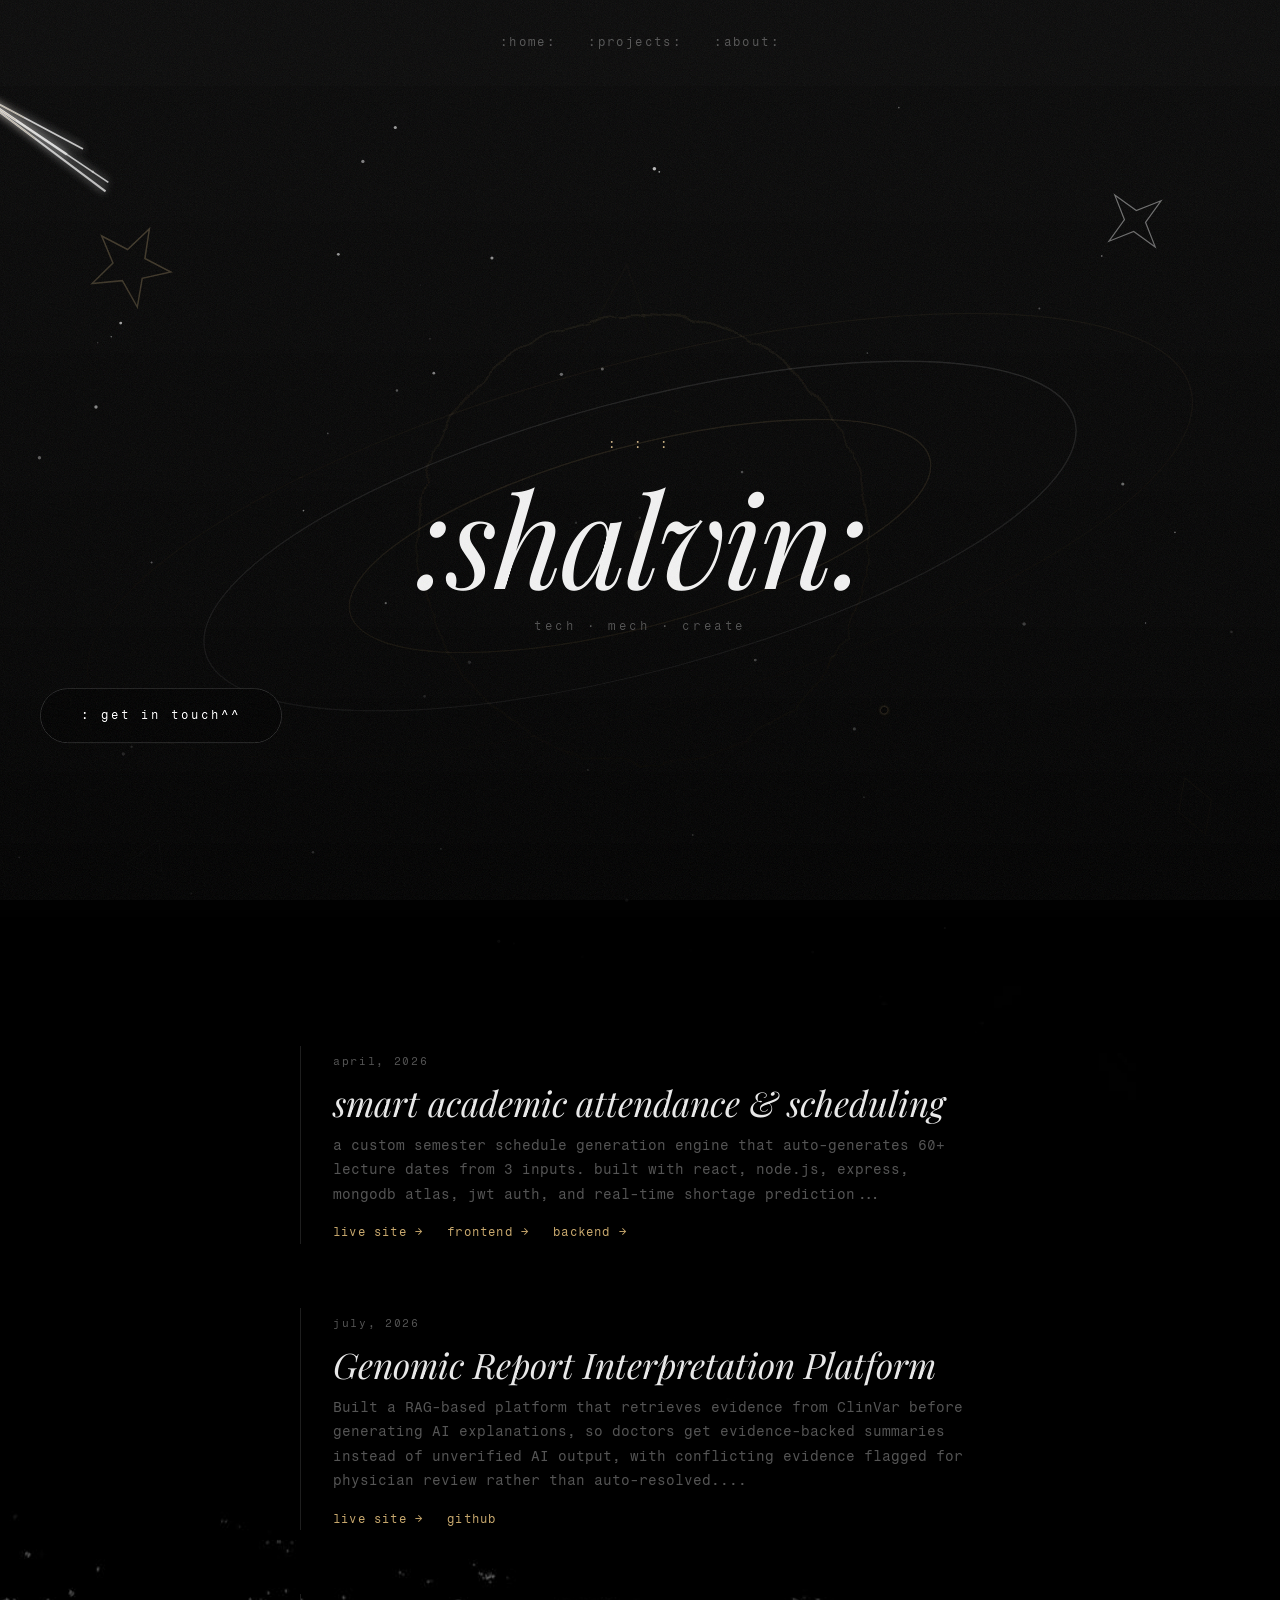
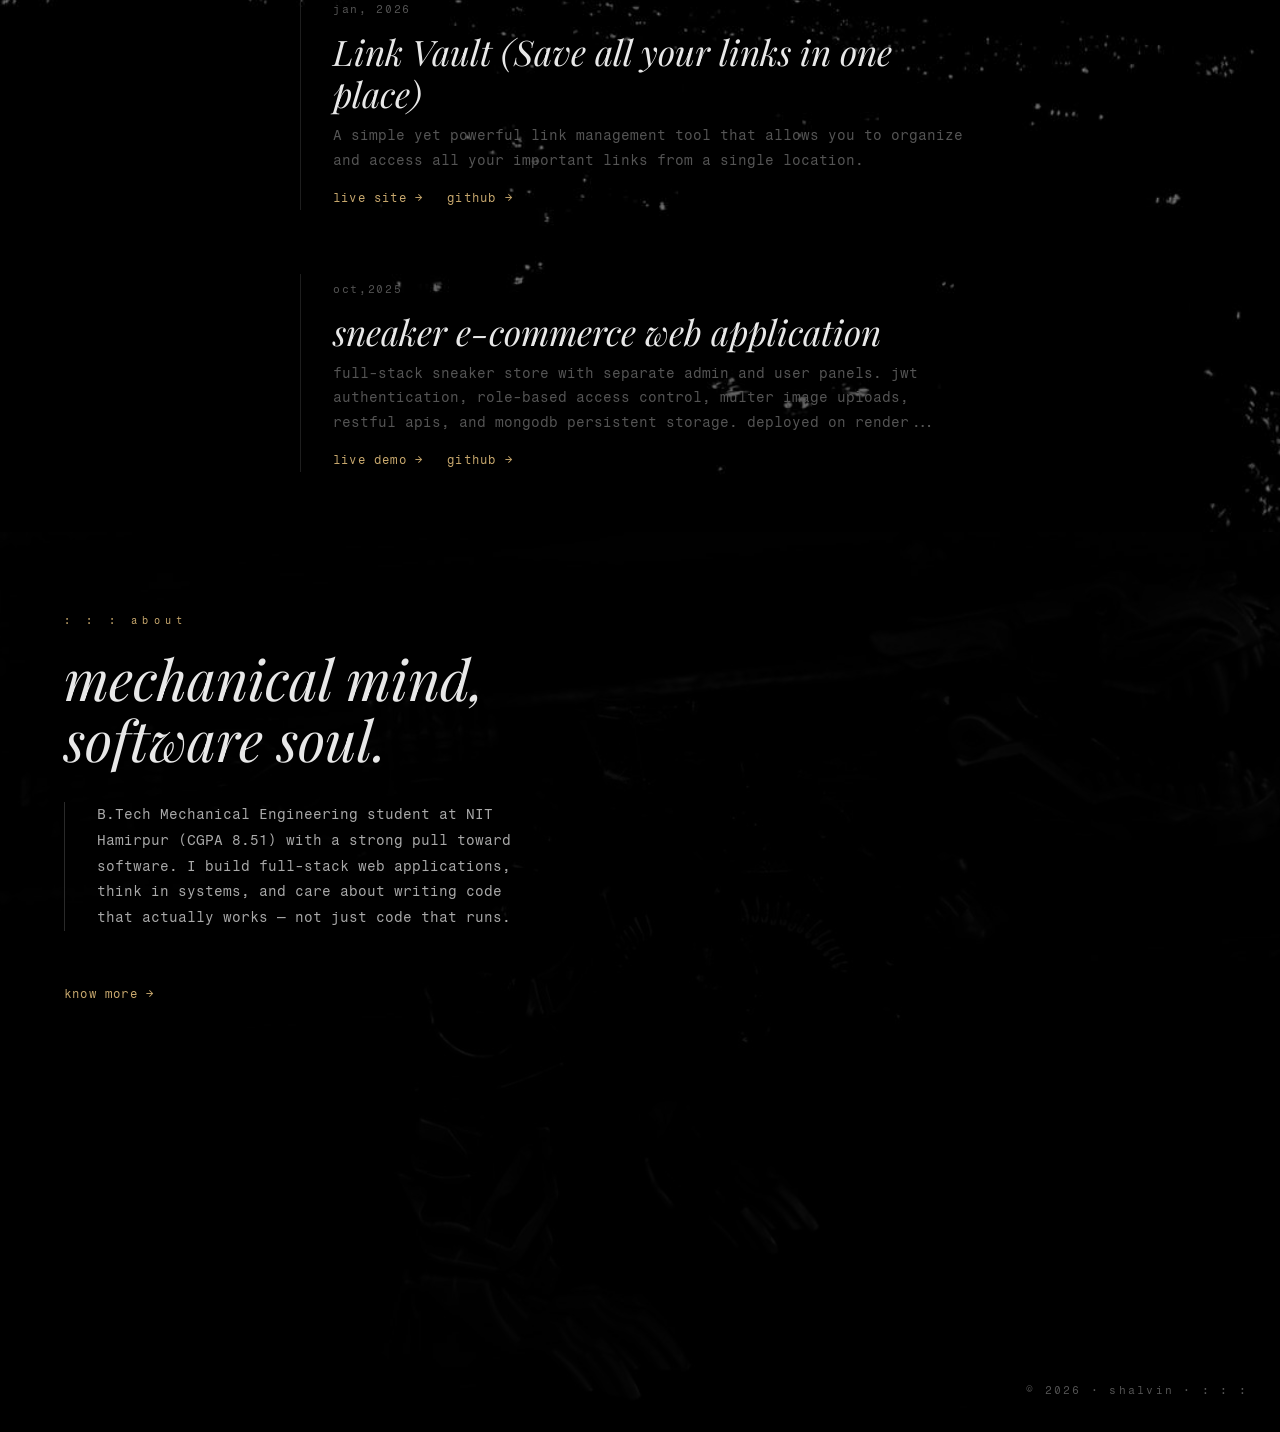
<file: index.html>
<!DOCTYPE html>
<html lang="en">
<head>
  <meta charset="UTF-8" />
  <meta name="viewport" content="width=device-width, initial-scale=1.0"/>
  <title>your.site</title>
  <link rel="preconnect" href="https://fonts.googleapis.com">
  <link href="https://fonts.googleapis.com/css2?family=Fragment+Mono&family=Playfair+Display:ital@0;1&display=swap" rel="stylesheet">
  <link rel="stylesheet" href="style.css" />
</head>
<body>
 
  
  <div class="grain"></div>
    <nav class="nav">
    <a href="index.html">:home:</a>
    <a href="index.html#projects">:projects:</a>
    <a href="#about">:about:</a>
  </nav>
  <section class="hero">
 
    <svg id="cosmos-svg" class="cosmos" viewBox="0 0 900 600"
      xmlns="http://www.w3.org/2000/svg" preserveAspectRatio="xMidYMid slice">
      <defs>
        <filter id="glow" x="-50%" y="-50%" width="200%" height="200%">
          <feGaussianBlur stdDeviation="3" result="blur"/>
          <feMerge><feMergeNode in="blur"/><feMergeNode in="SourceGraphic"/></feMerge>
        </filter>
        <filter id="harshGlow" x="-100%" y="-100%" width="300%" height="300%">
          <feGaussianBlur stdDeviation="6" result="blur"/>
          <feMerge><feMergeNode in="blur"/><feMergeNode in="SourceGraphic"/></feMerge>
        </filter>
        <filter id="distort">
          <feTurbulence type="turbulence" baseFrequency="0.02" numOctaves="2" seed="5" result="turb">
            <animate attributeName="baseFrequency" values="0.02;0.04;0.02" dur="8s" repeatCount="indefinite"/>
          </feTurbulence>
          <feDisplacementMap in="SourceGraphic" in2="turb" scale="8" xChannelSelector="R" yChannelSelector="G"/>
        </filter>
        <clipPath id="cosmosClip"><rect width="900" height="600"/></clipPath>
      </defs>
    
      <g id="cosmos-main" clip-path="url(#cosmosClip)">
        <ellipse cx="450" cy="300" rx="200" ry="60" fill="none" stroke="rgba(201,169,110,0.23)" stroke-width="1" transform="rotate(-15 450 300)"/>
        <ellipse cx="450" cy="300" rx="300" ry="90" fill="none" stroke="rgba(255,255,255,0.17)" stroke-width="1" transform="rotate(-15 450 300)"/>
        <ellipse cx="450" cy="300" rx="380" ry="115" fill="none" stroke="rgba(201,169,110,0.10)" stroke-width="1" transform="rotate(-15 450 300)"/>
        <g transform="translate(450,300)" filter="url(#distort)" opacity="0.12">
          <circle cx="0" cy="0" r="150" fill="none" stroke="#c9a96e" stroke-width="1.5"/>
        </g>
        <g transform="translate(450,300) rotate(-15)">
          <g>
            <circle cx="200" cy="0" r="3" fill="rgba(201,169,110,1)" filter="url(#glow)">
              <animate attributeName="opacity" values="0.9;0.4;0.9" dur="3s" repeatCount="indefinite"/>
            </circle>
            <animateTransform attributeName="transform" type="rotate" from="0" to="360" dur="12s" repeatCount="indefinite"/>
          </g>
          <g>
            <circle cx="-200" cy="0" r="2" fill="rgba(255,255,255,1)>
              <animate attributeName="opacity" values="0.5;0.1;0.5" dur="2.5s" repeatCount="indefinite"/>
            </circle>
            <animateTransform attributeName="transform" type="rotate" from="180" to="540" dur="12s" repeatCount="indefinite"/>
          </g>
        </g>
        <g transform="translate(110,120)">
          <polygon points="0,-28 6.5,-9 26,-9 11,3.5 17,22 0,11 -17,22 -11,3.5 -26,-9 -6.5,-9" fill="none" stroke="rgba(201,169,110,0.4)" stroke-width="1">
            <animateTransform attributeName="transform" type="rotate" from="0" to="360" dur="22s" repeatCount="indefinite"/>
          </polygon>
        </g>
        <g transform="translate(780,90)">
          <polygon points="0,-22 5,-5 22,0 5,5 0,22 -5,5 -22,0 -5,-5" fill="none" stroke="rgba(255,255,255,0.5)" stroke-width="0.8">
            <animateTransform attributeName="transform" type="rotate" from="0" to="-360" dur="16s" repeatCount="indefinite"/>
          </polygon>
        </g>
        <g transform="translate(820,480)">
          <polygon points="0,-20 5.8,-10 11.5,0 5.8,10 0,20 -5.8,10 -11.5,0 -5.8,-10" fill="none" stroke="rgba(201,169,110,0.2)" stroke-width="1">
            <animateTransform attributeName="transform" type="rotate" from="360" to="0" dur="30s" repeatCount="indefinite"/>
          </polygon>
        </g>
        <polygon points="450,80 520,240 700,240 560,340 610,500 450,400 290,500 340,340 200,240 380,240" fill="none" stroke="rgba(201,169,110,0.04)" stroke-width="1.5">
          <animateTransform attributeName="transform" type="rotate" from="0" to="360" dur="120s" repeatCount="indefinite" additive="sum" origin="450 300"/>
        </polygon>
        <g transform="translate(60,260)">
          <polygon points="0,-15 13,8 -13,8" fill="none" stroke="rgba(255,255,255,0.15)" stroke-width="0.8">
            <animateTransform attributeName="transform" type="rotate" from="0" to="360" dur="25s" repeatCount="indefinite"/>
          </polygon>
          <animateTransform attributeName="transform" type="translate" values="60,260; 70,248; 60,260" dur="11s" repeatCount="indefinite" additive="sum"/>
        </g>
        <circle cx="450" cy="300" r="80" fill="none" stroke="rgba(201,169,110,0.05)" stroke-width="1">
          <animate attributeName="r" values="80;92;80" dur="6s" repeatCount="indefinite"/>
        </circle>
        <circle cx="450" cy="300" r="4" fill="rgba(201,169,110,0.2)" filter="url(#harshGlow)">
          <animate attributeName="opacity" values="0.2;0.6;0.2" dur="4s" repeatCount="indefinite"/>
        </circle>
      </g>
    </svg>
    

    <div class="hero__overlay"></div>
    <div class="hero__content">
      <p class="hero__tag">: : :</p>
      <h1 class="hero__title">:shalvin:</h1>
      <p class="hero__sub">tech · mech · create</p>
      <a href="contact.html" class="hero__contact-btn">: get in touch^^</a>
    </div>
  </section>






  <main class="posts" id="projects">
     <article class="post">
    <span class="post__date">april, 2026</span>
    <h2 class="post__title">smart academic attendance & scheduling</h2>
    <p class="post__excerpt">a custom semester schedule generation engine that auto-generates 60+ lecture dates from 3 inputs. built with react, node.js, express, mongodb atlas, jwt auth, and real-time shortage prediction...</p>
    <div class="post__links">
      <a href="https://smart-attendance-frontend-rho.vercel.app" class="post__link" target="_blank">live site →</a>
      <a href="https://github.com/Shalvin26/smart-attendance-frontend" class="post__link" target="_blank">frontend →</a>
      <a href="https://github.com/Shalvin26/smart-attendance-backend" class="post__link" target="_blank">backend →</a>
    </div>
  </article>

   <article class="post">
    <span class="post__date">july, 2026</span>
    <h2 class="post__title">Genomic Report Interpretation Platform</h2>
    <p class="post__excerpt">Built a RAG-based platform that retrieves evidence from ClinVar before generating AI explanations, so doctors get
evidence-backed summaries instead of unverified AI output, with conflicting evidence flagged for physician review rather
than auto-resolved....</p>
    <div class="post__links">
      <a href="https://onco-genomic-assist.vercel.app" class="post__link" target="_blank">live site →</a>
      <a href="https://github.com/Shalvin26/Onco-Genomic-Assist" class="post__link" target="_blank">github</a>
      
    </div>
  </article>

  <article class="post">
    <span class="post__date">jan, 2026 </span>
    <h2 class="post__title">Link Vault (Save all your links in one place)</h2>
    <p class="post__excerpt">A simple yet powerful link management tool that allows you to organize and access all your important links from a single location.</p>
    <div class="post__links">
      <a href="https://linkvault-black.vercel.app" class="post__link" target="_blank">live site →</a>
      <a href="https://github.com/Shalvin26/linktreeclone" class="post__link" target="_blank">github →</a>
    </div>
  </article>

  <article class="post">
    <span class="post__date">oct,2025</span>
    <h2 class="post__title">sneaker e-commerce web application</h2>
    <p class="post__excerpt">full-stack sneaker store with separate admin and user panels. jwt authentication, role-based access control, multer image uploads, restful apis, and mongodb persistent storage. deployed on render...</p>
    <div class="post__links">
      <a href="https://sneaker-store-2.onrender.com" class="post__link" target="_blank">live demo →</a>
      <a href="https://github.com/Shalvin26/sneaker-store" class="post__link" target="_blank">github →</a>
    </div>
  </article>


  </main>


<footer class="footer">
  <div class="footer__inner">
    <!-- your about content here -->
  </div>
  <section class="about" id="about">
  <p class="about__tag">: : : about</p>
  <h2 class="about__title">mechanical mind,<br>software soul.</h2>
  <div class="about__bio">
    B.Tech Mechanical Engineering student at NIT Hamirpur (CGPA 8.51) with a strong pull toward software. I build full-stack web applications, think in systems, and care about writing code that actually works — not just code that runs.
  </div>
  <a href="about.html" class="post__link">know more →</a>

  </section>

<p class="footer__copy">© 2026 · shalvin · : : :</p>
</footer>

  <script src="script.js"></script>
  <script src="cosmos.js"></script>
</body>
</html>
</file>
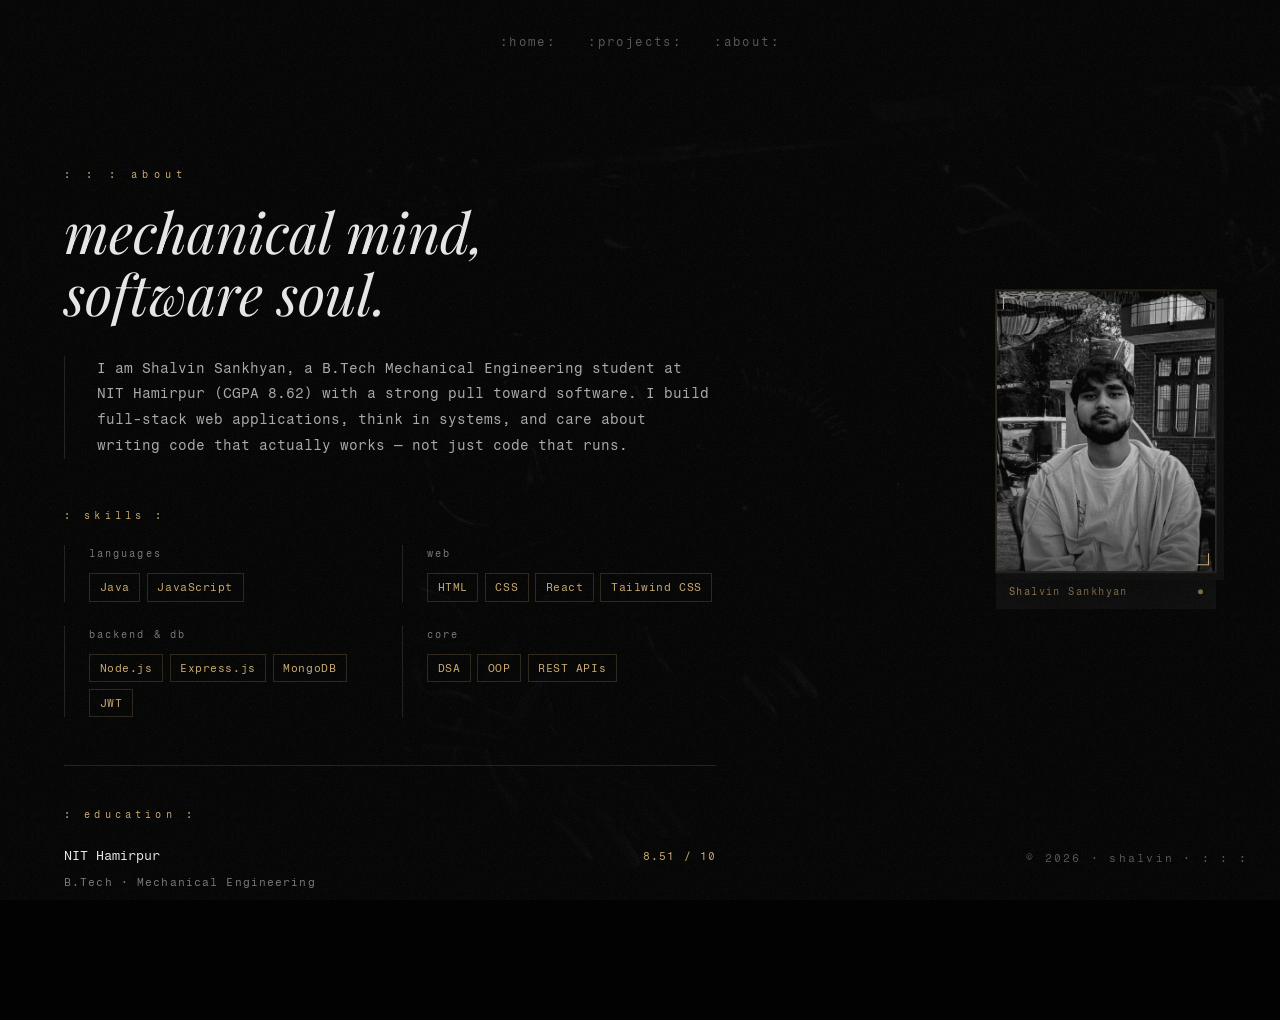
<file: about.html>
<!DOCTYPE html>
<html lang="en">
<head>
  <meta charset="UTF-8" />
  <meta name="viewport" content="width=device-width, initial-scale=1.0"/>
  <title>shalvin · about</title>
  <link rel="preconnect" href="https://fonts.googleapis.com">
  <link href="https://fonts.googleapis.com/css2?family=Fragment+Mono&family=Playfair+Display:ital@0;1&display=swap" rel="stylesheet">
  <link rel="stylesheet" href="style.css" />
  <style>
    .about-page {
      position: relative;
      min-height: 100vh;
      background-image: url('dino2.jpg');
      background-size: cover;
      background-position: center top;
      background-attachment: fixed;
    }

    .about-page::before {
      content: '';
      position: absolute;
      inset: 0;
      background: rgba(0, 0, 0, 0.78);
      z-index: 1;
    }

    .about-content {
      position: relative;
      z-index: 2;
      padding: 5rem 4rem 6rem 4rem;
      max-width: 780px;
    }

    /* ── Floating Photo Card ── */
    .about-photo-card {
      position: fixed;
      top: 50%;
      right: 4rem;
      transform: translateY(-50%);
      z-index: 10;
      width: 220px;
    }

    .about-photo-card__inner {
      position: relative;
      border: 1px solid #2a2318;
      box-shadow:
        0 0 0 1px #1a1a1a,
        8px 8px 0px #0a0a0a,
        0 20px 60px rgba(0, 0, 0, 0.8);
      overflow: hidden;
    }

    /* Decorative corner marks */
    .about-photo-card__inner::before,
    .about-photo-card__inner::after {
      content: '';
      position: absolute;
      width: 12px;
      height: 12px;
      z-index: 3;
    }
    .about-photo-card__inner::before {
      top: 6px;
      left: 6px;
      border-top: 1px solid #c9a96e;
      border-left: 1px solid #c9a96e;
    }
    .about-photo-card__inner::after {
      bottom: 6px;
      right: 6px;
      border-bottom: 1px solid #c9a96e;
      border-right: 1px solid #c9a96e;
    }

    .about-photo-card img {
      width: 100%;
      height: 280px;
      object-fit: cover;
      object-position: center top;
      display: block;
      filter: grayscale(100%) contrast(1.3) brightness(0.8);
    }

    /* Subtle gradient overlay on image */
    .about-photo-card__overlay {
      position: absolute;
      inset: 0;
      background: linear-gradient(
        to bottom,
        transparent 50%,
        rgba(0, 0, 0, 0.6) 100%
      );
      z-index: 1;
    }

    .about-photo-card__label {
      background: #0d0d0d;
      border-top: 1px solid #1e1e1e;
      padding: 0.6rem 0.8rem;
      display: flex;
      justify-content: space-between;
      align-items: center;
    }

    .about-photo-card__name {
      font-family: 'Fragment Mono', monospace;
      font-size: 0.6rem;
      color: #c9a96e;
      letter-spacing: 0.15em;
    }

    .about-photo-card__dot {
      width: 5px;
      height: 5px;
      border-radius: 50%;
      background: #c9a96e;
      opacity: 0.6;
    }

    /* ── Existing styles ── */
    .about__tag {
      color: #c9a96e;
      letter-spacing: 0.5em;
      font-size: 0.65rem;
      margin-bottom: 1rem;
    }

    .about__title {
      font-family: 'Playfair Display', serif;
      font-size: clamp(2rem, 5vw, 3.5rem);
      font-style: italic;
      font-weight: 400;
      line-height: 1.1;
      margin-bottom: 2rem;
      color: #e8e8e8;
    }

    .about__bio {
      font-size: 0.85rem;
      color: #aaaaaa;
      line-height: 1.9;
      margin-bottom: 3rem;
      border-left: 1px solid #1e1e1e;
      padding-left: 2rem;
    }

    .about__label {
      font-size: 0.65rem;
      color: #c9a96e;
      letter-spacing: 0.4em;
      margin-bottom: 1.2rem;
      display: block;
    }

    .about__skills {
      display: grid;
      grid-template-columns: 1fr 1fr;
      gap: 1.5rem;
      margin-bottom: 3rem;
    }

    .skill-group {
      border-left: 1px solid #1e1e1e;
      padding-left: 1.5rem;
    }

    .skill-group__name {
      font-size: 0.65rem;
      color: #555555;
      letter-spacing: 0.2em;
      margin-bottom: 0.6rem;
    }

    .skill-group__tags {
      display: flex;
      flex-wrap: wrap;
      gap: 0.4rem;
    }

    .skill-tag {
      font-size: 0.7rem;
      color: #c9a96e;
      border: 1px solid #2a2318;
      padding: 0.2rem 0.6rem;
      letter-spacing: 0.05em;
    }

    .about__divider {
      border: none;
      border-top: 1px solid #1e1e1e;
      margin: 2.5rem 0;
    }

    .about__edu-row {
      display: flex;
      justify-content: space-between;
      align-items: baseline;
      font-size: 0.8rem;
      margin-bottom: 0.3rem;
      color: #e8e8e8;
    }

    .about__grade {
      color: #c9a96e;
      font-size: 0.7rem;
      letter-spacing: 0.1em;
    }

    .about__edu-sub {
      font-size: 0.7rem;
      color: #555555;
      letter-spacing: 0.1em;
      margin-bottom: 2rem;
    }

    .about__copy {
      position: fixed;
      bottom: 2rem;
      right: 2rem;
      font-size: 0.7rem;
      color: #555555;
      letter-spacing: 0.2em;
      z-index: 10;
    }

    @media (max-width: 768px) {
      .about-photo-card {
        display: none;
      }

      .about-content {
        max-width: 100%;
        padding: 4rem 1.5rem 4rem 1.5rem;
      }
    }
  </style>
</head>
<body>

  <div class="grain"></div>

  <nav class="navaboutpage">
    <a href="index.html">:home:</a>
    <a href="index.html#projects">:projects:</a>
    <a href="index.html">:about:</a>
  </nav>

  <div class="about-page">

    <div class="about-content">
      <p class="about__tag">: : : about</p>
      <h1 class="about__title">mechanical mind,<br>software soul.</h1>

      <div class="about__bio">
        I am Shalvin Sankhyan, a B.Tech Mechanical Engineering student at NIT Hamirpur (CGPA 8.62) with a strong pull toward software. I build full-stack web applications, think in systems, and care about writing code that actually works — not just code that runs.
      </div>

      <span class="about__label">: skills :</span>
      <div class="about__skills">
        <div class="skill-group">
          <div class="skill-group__name">languages</div>
          <div class="skill-group__tags">
            <span class="skill-tag">Java</span>
            <span class="skill-tag">JavaScript</span>
          </div>
        </div>
        <div class="skill-group">
          <div class="skill-group__name">web</div>
          <div class="skill-group__tags">
            <span class="skill-tag">HTML</span>
            <span class="skill-tag">CSS</span>
            <span class="skill-tag">React</span>
            <span class="skill-tag">Tailwind CSS</span>
            
          </div>
        </div>
        <div class="skill-group">
          <div class="skill-group__name">backend & db</div>
          <div class="skill-group__tags">
            <span class="skill-tag">Node.js</span>
            <span class="skill-tag">Express.js</span>
            <span class="skill-tag">MongoDB</span>
            <span class="skill-tag">JWT</span>
          </div>
        </div>
        <div class="skill-group">
          <div class="skill-group__name">core</div>
          <div class="skill-group__tags">
            <span class="skill-tag">DSA</span>
            <span class="skill-tag">OOP</span>
            <span class="skill-tag">REST APIs</span>
          </div>
        </div>
      </div>

      <hr class="about__divider">

      <span class="about__label">: education :</span>
      <div class="about__edu-row">
        <span>NIT Hamirpur</span>
        <span class="about__grade">8.51 / 10</span>
      </div>
      <div class="about__edu-sub">B.Tech · Mechanical Engineering</div>
    </div>

    <!-- Floating Photo Card -->
    <div class="about-photo-card">
      <div class="about-photo-card__inner">
        <img src="floatcard.jpg" alt="Shalvin Sankhyan" />
        <div class="about-photo-card__overlay"></div>
      </div>
      <div class="about-photo-card__label">
        <span class="about-photo-card__name">Shalvin Sankhyan</span>
        <span class="about-photo-card__dot"></span>
      </div>
    </div>

  </div>

  <p class="about__copy">© 2026 · shalvin · : : :</p>

</body>
</html>
</file>
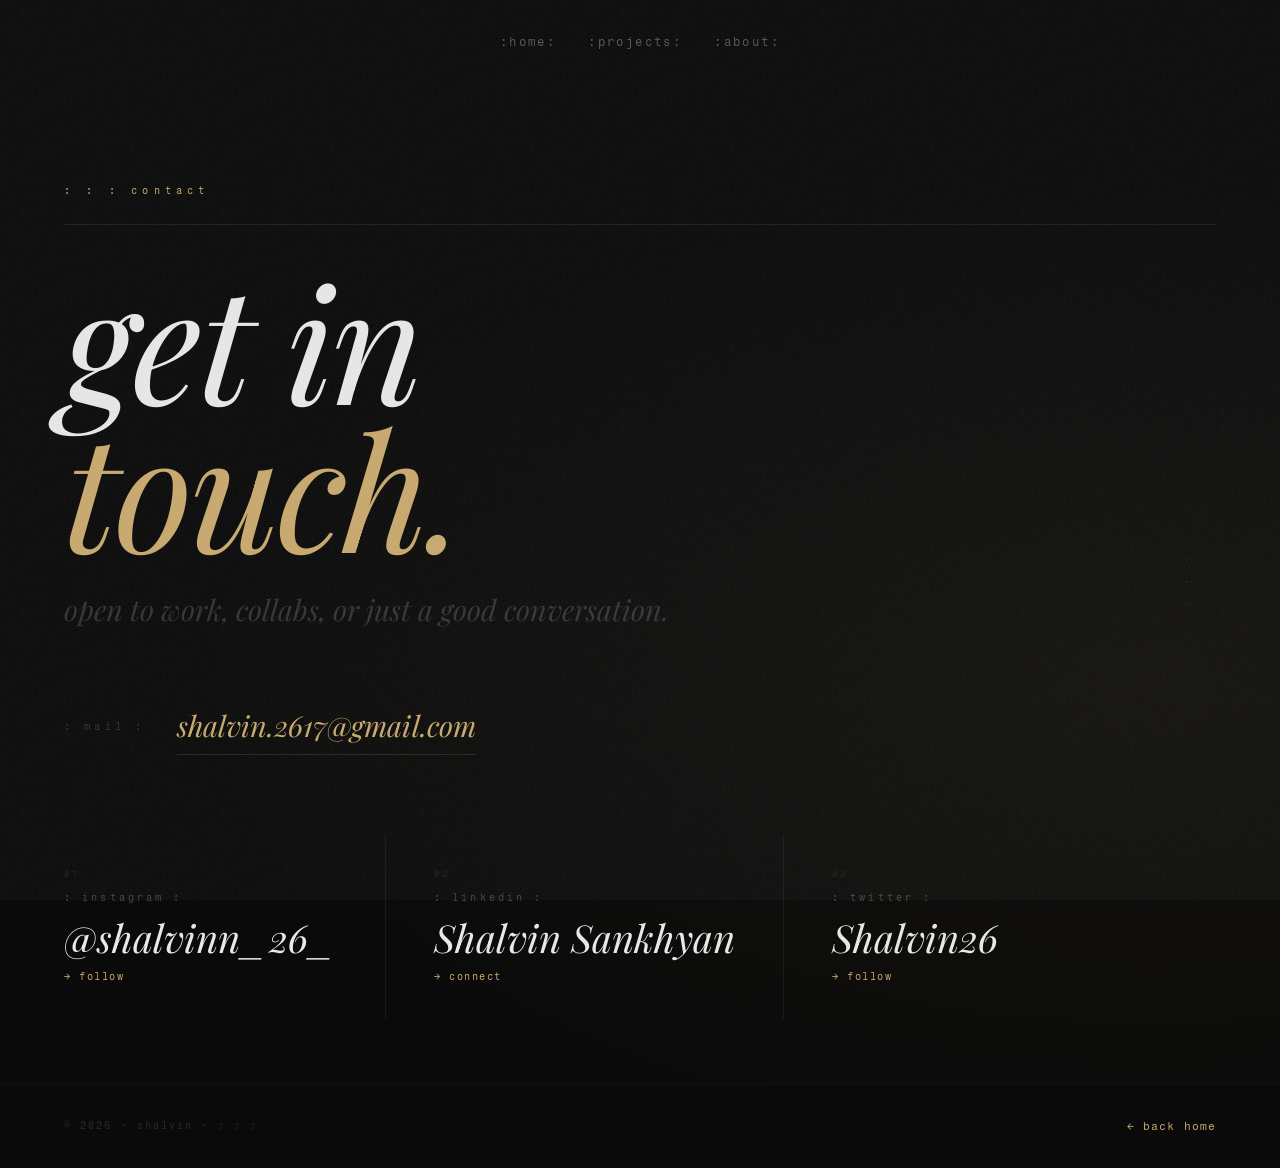
<file: contact.html>
<!DOCTYPE html>
<html lang="en">
<head>
  <meta charset="UTF-8" />
  <meta name="viewport" content="width=device-width, initial-scale=1.0"/>
  <title>shalvin · contact</title>
  <link rel="preconnect" href="https://fonts.googleapis.com">
  <link href="https://fonts.googleapis.com/css2?family=Fragment+Mono&family=Playfair+Display:ital@0;1&display=swap" rel="stylesheet">
  <link rel="stylesheet" href="style.css" />
  <style>
    .contact-page {
      min-height: 100vh;
      background: #0a0a0a;
      display: flex;
      flex-direction: column;
    }

    .contact-hero {
      flex: 1;
      display: flex;
      flex-direction: column;
      justify-content: center;
      padding: 6rem 4rem 4rem 4rem;
      position: relative;
      overflow: hidden;
    }

    .contact-hero::before {
      content: '';
      position: absolute;
      inset: 0;
      background: radial-gradient(ellipse at 90% 60%, rgba(201,169,110,0.05) 0%, transparent 60%);
      pointer-events: none;
    }

    .contact-hero::after {
      content: ': : :';
      position: absolute;
      right: 4rem;
      top: 50%;
      transform: translateY(-50%) rotate(90deg);
      font-family: 'Fragment Mono', monospace;
      font-size: 0.6rem;
      letter-spacing: 0.5em;
      color: #1e1e1e;
      white-space: nowrap;
    }

    .c-tag {
      font-family: 'Fragment Mono', monospace;
      font-size: 0.65rem;
      letter-spacing: 0.5em;
      color: #c9a96e;
      margin-bottom: 1.5rem;
    }

    .c-rule {
      border: none;
      border-top: 1px solid #1e1e1e;
      margin: 0 0 2.5rem 0;
      width: 100%;
    }

    .contact-title-giant {
      font-family: 'Playfair Display', serif;
      font-style: italic;
      font-weight: 400;
      font-size: clamp(4rem, 13vw, 10rem);
      line-height: 0.92;
      letter-spacing: -0.02em;
      color: #e8e8e8;
      margin: 0;
    }

    .contact-title-accent {
      font-family: 'Playfair Display', serif;
      font-style: italic;
      font-weight: 400;
      font-size: clamp(4rem, 13vw, 10rem);
      line-height: 0.92;
      letter-spacing: -0.02em;
      color: #c9a96e;
      margin: 0 0 1.5rem 0;
    }

    .contact-sub {
      font-family: 'Playfair Display', serif;
      font-style: italic;
      font-size: clamp(1rem, 2.5vw, 1.8rem);
      color: #333;
      margin-bottom: 4rem;
      font-weight: 400;
    }

    .contact-email-row {
      display: flex;
      align-items: center;
      gap: 2rem;
      margin-bottom: 5rem;
      flex-wrap: wrap;
    }

    .contact-email-label {
      font-family: 'Fragment Mono', monospace;
      font-size: 0.65rem;
      letter-spacing: 0.4em;
      color: #333;
    }

    .contact-email-link {
      font-family: 'Playfair Display', serif;
      font-style: italic;
      font-size: clamp(1.1rem, 2.5vw, 1.8rem);
      color: #c9a96e;
      text-decoration: none;
      border-bottom: 1px solid #2a2318;
      padding-bottom: 3px;
      transition: border-color 0.3s ease, color 0.3s ease;
    }

    .contact-email-link:hover {
      border-color: #c9a96e;
      color: #e8c97a;
    }

    .socials-section {
      display: flex;
      gap: 0;
      flex-wrap: wrap;
    }

    .social-item {
      padding: 2rem 3rem 2rem 0;
      border-right: 1px solid #1a1a1a;
      margin-right: 3rem;
      display: flex;
      flex-direction: column;
      gap: 0.35rem;
    }

    .social-item:last-child {
      border-right: none;
    }

    .social-num {
      font-family: 'Fragment Mono', monospace;
      font-size: 0.55rem;
      color: #222;
      letter-spacing: 0.2em;
    }

    .social-platform {
      font-family: 'Fragment Mono', monospace;
      font-size: 0.65rem;
      letter-spacing: 0.3em;
      color: #444;
      margin-bottom: 0.3rem;
    }

    .social-handle {
      font-family: 'Playfair Display', serif;
      font-style: italic;
      font-weight: 400;
      font-size: clamp(1.4rem, 3.5vw, 2.4rem);
      color: #e8e8e8;
      text-decoration: none;
      line-height: 1;
      transition: color 0.3s ease;
    }

    .social-handle:hover {
      color: #c9a96e;
    }

    .social-cta {
      font-family: 'Fragment Mono', monospace;
      font-size: 0.65rem;
      color: #c9a96e;
      letter-spacing: 0.15em;
      margin-top: 0.4rem;
    }

    .contact-footer {
      padding: 2rem 4rem;
      border-top: 1px solid #111;
      display: flex;
      justify-content: space-between;
      align-items: center;
    }

    .contact-footer-copy {
      font-family: 'Fragment Mono', monospace;
      font-size: 0.65rem;
      color: #2a2a2a;
      letter-spacing: 0.2em;
    }

    .contact-back {
      font-family: 'Fragment Mono', monospace;
      font-size: 0.7rem;
      color: #c9a96e;
      text-decoration: none;
      letter-spacing: 0.1em;
      transition: letter-spacing 0.3s ease;
    }

    .contact-back:hover {
      letter-spacing: 0.3em;
    }

    @media (max-width: 640px) {
      .contact-hero { padding: 5rem 2rem 3rem 2rem; }
      .contact-footer { padding: 1.5rem 2rem; }
      .contact-hero::after { display: none; }
      .social-item { padding: 1.5rem 2rem 1.5rem 0; margin-right: 2rem; }
    }
  </style>
</head>
<body>

  <div class="grain"></div>

  <nav class="nav">
    <a href="index.html">:home:</a>
    <a href="index.html#projects">:projects:</a>
    <a href="about.html">:about:</a>
  </nav>

  <div class="contact-page">
    <div class="contact-hero">

      <p class="c-tag">: : : contact</p>
      <hr class="c-rule">

      <h1 class="contact-title-giant">get in</h1>
      <h1 class="contact-title-accent">touch.</h1>
      <p class="contact-sub">open to work, collabs, or just a good conversation.</p>

      <div class="contact-email-row">
        <span class="contact-email-label">: mail :</span>
        <a href="mailto:shalvin.2617@gmail.com" class="contact-email-link">shalvin.2617@gmail.com</a>
      </div>

      <div class="socials-section">
        <div class="social-item">
          <span class="social-num">01</span>
          <span class="social-platform">: instagram :</span>
          <a href="https://www.instagram.com/shalvinn_26_" class="social-handle" target="_blank">@shalvinn_26_
</a>
          <span class="social-cta">→ follow</span>
        </div>
        <div class="social-item">
          <span class="social-num">02</span>
          <span class="social-platform">: linkedin :</span>
          <a href="https://www.linkedin.com/in/shalvin-sankhyan-354337268/" class="social-handle" target="_blank">Shalvin Sankhyan</a>
          <span class="social-cta">→ connect</span>
        </div>
        <div class="social-item">
          <span class="social-num">03</span>
          <span class="social-platform">: twitter :</span>
          <a href="https://x.com/chinki1234561?s=21" class="social-handle" target="_blank">Shalvin26</a>
          <span class="social-cta">→ follow</span>
        </div>
      </div>

    </div>

    <div class="contact-footer">
      <span class="contact-footer-copy">© 2026 · shalvin · : : :</span>
      <a href="index.html" class="contact-back">← back home</a>
    </div>
  </div>

</body>
</html>
</file>
<file: style.css>
/* ─────────────────────────────────────────
   DESIGN TOKENS
───────────────────────────────────────── */
:root {
  --bg:           #0a0a0a;
  --surface:      #111111;
  --border:       #1e1e1e;
  --text-primary: #e8e8e8;
  --text-muted:   #555555;
  --accent:       #c9a96e;
  --font-serif:   'Playfair Display', serif;
  --font-mono:    'Fragment Mono', monospace;
}

/* ─────────────────────────────────────────
   RESET
───────────────────────────────────────── */
*, *::before, *::after {
  margin: 0;
  padding: 0;
  box-sizing: border-box;
}

html {
  scroll-behavior: smooth;
}

body {
  background-color: var(--bg);
  color: var(--text-primary);
  font-family: var(--font-mono);
  line-height: 1.8;
}

/* ─────────────────────────────────────────
   PHASE 2 — GRAIN TEXTURE OVERLAY
   SVG feTurbulence generates noise math-
   ematically. No image file needed.
   pointer-events: none lets clicks pass
   through to content underneath.
───────────────────────────────────────── */
.grain {
  position: fixed;
  inset: 0;
  z-index: 1000;
  pointer-events: none;
  opacity: 0.08;
  background-image: url("data:image/svg+xml,%3Csvg viewBox='0 0 256 256' xmlns='http://www.w3.org/2000/svg'%3E%3Cfilter id='noise'%3E%3CfeTurbulence type='fractalNoise' baseFrequency='0.9' numOctaves='4' stitchTiles='stitch'/%3E%3C/filter%3E%3Crect width='100%25' height='100%25' filter='url(%23noise)'/%3E%3C/svg%3E");
  background-repeat: repeat;
  background-size: 200px 200px;
  animation: grain 0.5s steps(1) infinite;
}

/* steps(1) = jump between positions, not smooth
   transition. This creates the film flicker. */
@keyframes grain {
  0%   { background-position: 0% 0%; }
  10%  { background-position: -5% -10%; }
  20%  { background-position: -15% 5%; }
  30%  { background-position: 7% -25%; }
  40%  { background-position: -5% 25%; }
  50%  { background-position: -15% 10%; }
  60%  { background-position: 15% 0%; }
  70%  { background-position: 0% 15%; }
  80%  { background-position: 3% 35%; }
  90%  { background-position: -10% 10%; }
  100% { background-position: 0% 0%; }
}


.hero {
  position: relative;
  height: 100vh;
  /* 👇 Replace this URL with your own photo */
  background-image: url('https://images.unsplash.com/photo-1518791841217-8f162f1912da?w=1600');
  background-size: cover;
  background-position: center;
  background-attachment: fixed;      
  display: flex;
  align-items: center;
  justify-content: center;
  filter: grayscale(30%) contrast(110%); 
}


.hero__overlay {
  position: absolute;
  inset: 0;
  background: linear-gradient(
    to bottom,
    rgba(0,0,0,0.2)  0%,
    rgba(0,0,0,0.75) 60%,
    rgba(10,10,10,1) 100%   
  );
  mix-blend-mode: multiply;
}

.hero__content {
  position: relative;
  text-align: center;
  z-index: 1;
}

.hero__tag {
  font-family: var(--font-mono);
  color: var(--accent);
  letter-spacing: 0.5em;
  font-size: 0.75rem;
  margin-bottom: 1rem;
}


.hero__title {
  font-family: var(--font-serif);
  font-size: clamp(3rem, 10vw, 8rem);
  font-style: italic;
  font-weight: 400;
  line-height: 1;
  letter-spacing: -0.02em;
}

.hero__sub {
  margin-top: 1rem;
  font-size: 0.75rem;
  color: var(--text-muted);
  letter-spacing: 0.3em;
}


.nav {
  display: flex;
  gap: 2rem;
  justify-content: center;
  padding: 2rem;
  border-bottom: 1px solid var(--border);
}

.nav a {
  color: var(--text-muted);
  text-decoration: none;
  font-size: 0.75rem;
  letter-spacing: 0.2em;
  transition: color 0.3s ease;
}

.nav a:hover {
  color: var(--accent);
}


.posts {
  max-width: 680px;
  margin: 0 auto;
  padding: 5rem 2rem;
  display: flex;
  flex-direction: column;
  gap: 4rem;
}

.post {
  border-left: 1px solid var(--border);
  padding-left: 2rem;
  opacity: 0;
  transform: translateY(30px);
  transition: opacity 0.7s ease, transform 0.7s ease;
}

.post.visible {
  opacity: 1;
  transform: translateY(0);
}

.post:nth-child(2) { transition-delay: 0.15s; }
.post:nth-child(3) { transition-delay: 0.30s; }

.post__date {
  font-size: 0.7rem;
  color: var(--text-muted);
  letter-spacing: 0.15em;
}

.post__title {
  font-family: var(--font-serif);
  font-size: clamp(1.5rem, 4vw, 2.2rem);
  font-style: italic;
  font-weight: 400;
  margin: 0.5rem 0;
  line-height: 1.2;
}

.post__excerpt {
  font-size: 0.85rem;
  color: var(--text-muted);
  margin-bottom: 1rem;
}


.post__link {
  color: var(--accent);
  text-decoration: none;
  font-size: 0.75rem;
  letter-spacing: 0.1em;
  transition: letter-spacing 0.3s ease;
}

.post__link:hover {
  letter-spacing: 0.3em;
}

.post__links {
  display: flex;
  gap: 1.5rem;
}





.cosmos {
  position: absolute;
  inset: 0;
  width: 100%;
  height: 100%;
  z-index: 0;
  pointer-events: none;
}

.hero__overlay {
  position: absolute;
  inset: 0;
  z-index: 1;
  background: linear-gradient(
    to bottom,
    rgba(0,0,0,0.1)  0%,
    rgba(0,0,0,0.5)  60%,
    rgba(10,10,10,1) 100%
  );
  mix-blend-mode: multiply;
}

.hero__content {
  position: relative;
  z-index: 2;
}

.footer {
  position: relative;
  width: 100%;
  min-height: 100vh;
  background-image: url('dino2.jpg');
  background-size: cover;
  background-position: center top;
  border-top: 1px solid var(--border);
}

.footer::before {
  content: '';
  position: absolute;
  inset: 0;
  background: rgba(0, 0, 0, 0.72);
  z-index: 1;
}

.about {
  position: relative;
  z-index: 2;
  width: 100%;
  max-width: 600px;
  margin-left: 0;
  padding: 5rem 4rem 3rem 4rem;
  text-align: left;
}

.about__tag {
  color: #c9a96e !important;
  letter-spacing: 0.5em;
  font-size: 0.65rem;
  margin-bottom: 1rem;
}

.about__title {
  font-family: var(--font-serif);
  font-size: clamp(2rem, 6vw, 3.5rem);
  font-style: italic;
  font-weight: 400;
  line-height: 1.1;
  margin-bottom: 2rem;
  color: #e8e8e8 !important;
}

.about__bio {
  font-size: 0.85rem;
  color: #aaaaaa !important;
  line-height: 1.9;
  margin-bottom: 3rem;
  border-left: 1px solid #2a2a2a;
  padding-left: 2rem;
}

.about__label {
  font-size: 0.65rem;
  color: #c9a96e !important;
  letter-spacing: 0.4em;
  margin-bottom: 1.2rem;
}

.about__skills {
  display: grid;
  grid-template-columns: 1fr 1fr;
  gap: 1.5rem;
  margin-bottom: 3rem;
}

.skill-group {
  border-left: 1px solid #2a2a2a;
  padding-left: 1.5rem;
}

.skill-group__name {
  font-size: 0.65rem;
  color: #777777 !important;
  letter-spacing: 0.2em;
  margin-bottom: 0.6rem;
}

.skill-tag {
  font-size: 0.7rem;
  color: #c9a96e !important;
  border: 1px solid #2a2318;
  padding: 0.2rem 0.6rem;
  letter-spacing: 0.05em;
}

.skill-group__tags {
  display: flex;
  flex-wrap: wrap;
  gap: 0.4rem;
}

.about__divider {
  border: none;
  border-top: 1px solid #1e1e1e;
  margin: 2.5rem 0;
}

.about__edu-row {
  display: flex;
  justify-content: space-between;
  align-items: baseline;
  font-size: 0.8rem;
  margin-bottom: 0.3rem;
  color: #e8e8e8 !important;
}

.about__grade {
  color: #c9a96e !important;
  font-size: 0.7rem;
  letter-spacing: 0.1em;
}

.about__edu-sub {
  font-size: 0.7rem;
  color: #777777 !important;
  letter-spacing: 0.1em;
}

.footer__copy {
  position: absolute;
  bottom: 2rem;
  right: 2rem;
  font-size: 0.7rem;
  color: #555555;
  letter-spacing: 0.2em;
  z-index: 3;
}

.posts {
  width: 100%;
  max-width: 100%;
  padding: 60px 0;
  background-image: url('scene2.jpeg');
  background-size: cover;
  background-position: center;
  background-repeat: no-repeat;
  display: flex;
  flex-direction: column;
  align-items: center;

}

.post {
  max-width: 680px;  /* adjust to match your earlier text width */
  width: 90%;
}

.nav {
  border-bottom: none;
}
.footer {
  border-top: none;
}

.navaboutpage {
  display: flex;
  gap: 2rem;
  justify-content: center;
  padding: 2rem;
  background-color: #000;
}

.navaboutpage a {
  color: var(--text-muted);
  text-decoration: none;
  font-size: 0.75rem;
  letter-spacing: 0.2em;
  transition: color 0.3s ease;
}

.navaboutpage a:hover {
  color: var(--accent);
}


.hero__contact-btn {
  display: inline-block;
  font-family: var(--font-mono);
  font-size: 0.75rem;
  letter-spacing: 0.25em;
  color: #ffffff;
  background: #000000;
  padding: 1rem 2.5rem;
  border-radius: 999px;
  text-decoration: none;
  border: 1px solid #333;
  position: fixed;
  left: 2.5rem;
  top: 70%;
  transform: translateY(-50%);
  z-index: 100;
  animation: floatBtn 4s ease-in-out infinite;
  transition: background 0.3s ease, border-color 0.3s ease, letter-spacing 0.3s ease;
}

.hero__contact-btn:hover {
  background: #111;
  border-color: #c9a96e;
  letter-spacing: 0.45em;
  animation-play-state: paused;
}

@keyframes floatBtn {
  0%   { transform: translate(0px,    -50%); }
  25%  { transform: translate(8px,  calc(-50% - 14px)); }
  50%  { transform: translate(16px,   -50%); }
  75%  { transform: translate(8px,  calc(-50% + 14px)); }
  100% { transform: translate(0px,    -50%); }
}
</file>
